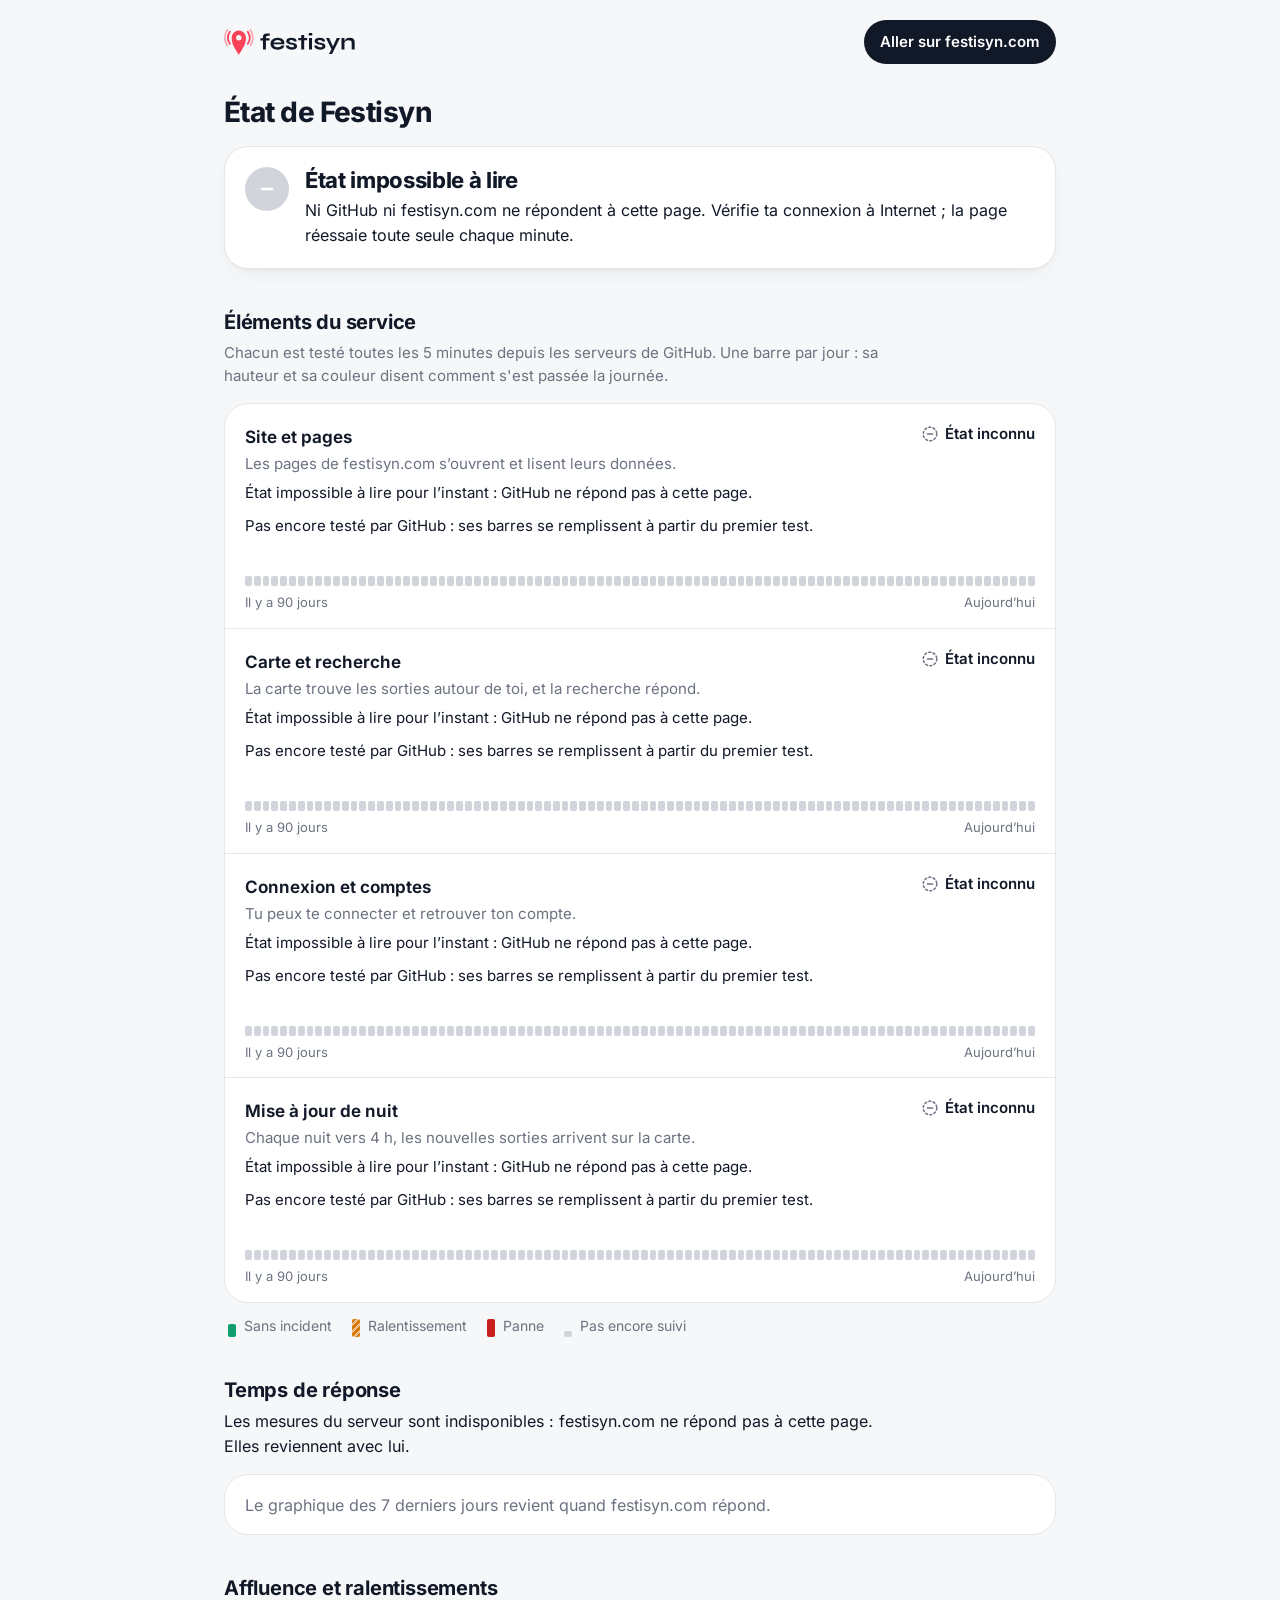
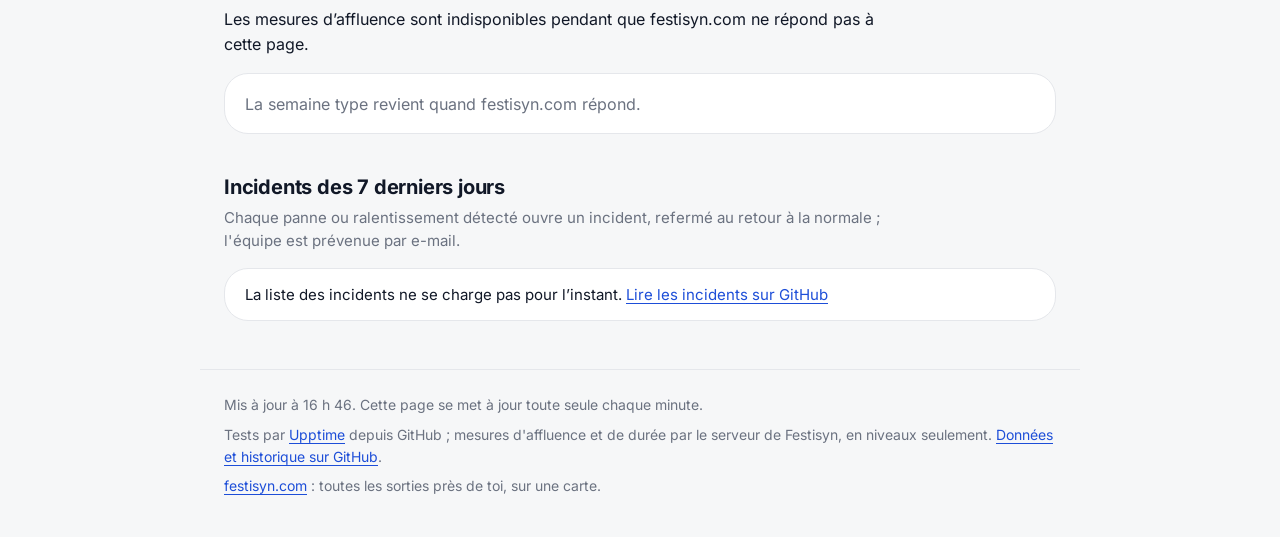
<file: docs/index.html>
<!doctype html>
<html lang="fr">
<head>
  <meta charset="utf-8">
  <meta name="viewport" content="width=device-width, initial-scale=1">
  <title>État de Festisyn</title>
  <meta name="description" content="Festisyn fonctionne-t-il ? État du site, de la carte, de la connexion et de la mise à jour de nuit, temps de réponse, heures d'affluence et incidents.">
  <meta name="color-scheme" content="light dark">
  <meta name="theme-color" content="#f6f7f8" media="(prefers-color-scheme: light)">
  <meta name="theme-color" content="#0d0f12" media="(prefers-color-scheme: dark)">
  <meta http-equiv="Content-Security-Policy" content="default-src 'none'; script-src 'self'; style-src 'self'; font-src 'self'; img-src 'self' data:; connect-src https://raw.githubusercontent.com https://api.github.com https://festisyn.com; base-uri 'none'; form-action 'none'">
  <meta property="og:title" content="État de Festisyn">
  <meta property="og:description" content="Le site, la carte, la connexion et la mise à jour de nuit, testés toutes les 5 minutes.">
  <link rel="icon" href="favicon.svg" type="image/svg+xml">
  <link rel="preload" href="inter.woff2" as="font" type="font/woff2" crossorigin>
  <link rel="stylesheet" href="statut.css">
  <script src="statut.js" defer></script>
</head>
<body>
  <a class="evitement" href="#elements">Aller aux éléments du service</a>
  <header class="tete">
    <a class="logo" href="https://festisyn.com" aria-label="Festisyn, aller sur le site">
      <svg viewBox="0 0 290.81 62.32" aria-hidden="true" focusable="false"><g transform="translate(-7 -6.17)"><path d="M59.9 14.58A24 24 0 0 1 59.9 41.42" fill="none" stroke="#FA4359" stroke-width="4" stroke-linecap="round"/><path d="M20.1 41.42A24 24 0 0 1 20.1 14.58" fill="none" stroke="#FA4359" stroke-width="4" stroke-linecap="round"/><path d="M65.7 10.67A31 31 0 0 1 65.7 45.33" fill="none" stroke="#FA4359" stroke-opacity="0.45" stroke-width="4" stroke-linecap="round"/><path d="M14.3 45.33A31 31 0 0 1 14.3 10.67" fill="none" stroke="#FA4359" stroke-opacity="0.45" stroke-width="4" stroke-linecap="round"/><path d="M40 66C35.5 58 24 45 24 28A16 16 0 0 1 56 28C56 45 44.5 58 40 66ZM40 22A6 6 0 1 0 40 34A6 6 0 1 0 40 22Z" fill="#FA4359" fill-rule="evenodd"/></g><path class="logo-nom" d="M1.3 22.1L1.3 17.1L7.0 17.1L7.0 15.2Q7.0 12.2 8.1 10.2Q9.2 8.2 11.4 7.3Q13.6 6.4 16.8 6.4L16.8 6.4L22.1 6.4L22.1 11.7L18.4 11.7Q16.9 11.7 15.8 12.1Q14.8 12.4 14.2 13.4Q13.6 14.3 13.6 16.0L13.6 16.0L13.6 17.1L21.7 17.1L21.7 22.1L13.6 22.1L13.6 42L7.0 42L7.0 22.1L1.3 22.1ZM48.1 33.6L48.1 33.6L54.6 33.6Q54.2 36.2 52.4 38.2Q50.6 40.3 47.6 41.4Q44.6 42.6 40.3 42.6L40.3 42.6Q35.4 42.6 31.7 41.1Q28.0 39.5 25.9 36.5Q23.8 33.6 23.8 29.4L23.8 29.4Q23.8 25.2 25.8 22.2Q27.8 19.2 31.5 17.6Q35.2 16.0 40.1 16.0L40.1 16.0Q45.1 16.0 48.4 17.6Q51.7 19.2 53.3 22.4Q54.9 25.6 54.7 30.6L54.7 30.6L30.5 30.6Q30.7 32.5 31.9 34.1Q33.1 35.7 35.2 36.6Q37.3 37.5 40.1 37.5L40.1 37.5Q43.3 37.5 45.4 36.4Q47.5 35.3 48.1 33.6ZM39.8 21.1L39.8 21.1Q36.1 21.1 33.8 22.7Q31.5 24.3 30.8 26.7L30.8 26.7L48.1 26.7Q47.8 24.1 45.7 22.6Q43.5 21.1 39.8 21.1ZM58.1 33.6L58.1 33.6L64.2 33.6Q64.8 35.3 66.6 36.4Q68.3 37.5 71.2 37.5L71.2 37.5Q73.1 37.5 74.2 37.1Q75.3 36.8 75.7 36.1Q76.1 35.4 76.1 34.5L76.1 34.5Q76.1 33.5 75.4 32.9Q74.8 32.3 73.4 31.9Q72.0 31.6 69.9 31.3L69.9 31.3Q67.7 30.9 65.7 30.4Q63.7 29.9 62.2 29.0Q60.7 28.2 59.8 26.9Q58.9 25.6 58.9 23.7L58.9 23.7Q58.9 21.9 59.8 20.4Q60.7 19.0 62.3 18.0Q63.9 17.1 66.0 16.6Q68.2 16.0 70.7 16.0L70.7 16.0Q74.5 16.0 77.0 17.1Q79.5 18.2 80.8 20.2Q82.0 22.2 82.0 24.7L82.0 24.7L76.1 24.7Q75.7 22.8 74.5 22.0Q73.3 21.2 70.7 21.2L70.7 21.2Q68.2 21.2 66.9 21.9Q65.7 22.7 65.7 24.0L65.7 24.0Q65.7 25.1 66.5 25.7Q67.2 26.3 68.8 26.6Q70.4 27.0 72.7 27.4L72.7 27.4Q74.7 27.8 76.5 28.3Q78.3 28.8 79.8 29.6Q81.2 30.4 82.0 31.7Q82.9 33.0 82.9 35.0L82.9 35.0Q82.9 37.5 81.5 39.1Q80.1 40.8 77.5 41.7Q74.9 42.6 71.2 42.6L71.2 42.6Q68.0 42.6 65.7 41.9Q63.4 41.2 61.8 40.1Q60.3 39.0 59.5 37.8Q58.6 36.5 58.3 35.4Q58.0 34.3 58.1 33.6ZM85.6 21.8L85.6 16.6L92.2 16.6L92.2 9.7L98.8 9.7L98.8 16.6L105.4 16.6L105.4 21.8L98.8 21.8L98.8 42L92.2 42L92.2 21.8L85.6 21.8ZM109.0 5.5L116.7 5.5L116.7 11.3L109.0 11.3L109.0 5.5ZM109.5 42L109.5 16.6L116.2 16.6L116.2 42L109.5 42ZM121.3 33.6L121.3 33.6L127.4 33.6Q128.0 35.3 129.7 36.4Q131.5 37.5 134.3 37.5L134.3 37.5Q136.3 37.5 137.4 37.1Q138.4 36.8 138.8 36.1Q139.2 35.4 139.2 34.5L139.2 34.5Q139.2 33.5 138.6 32.9Q137.9 32.3 136.5 31.9Q135.2 31.6 133.0 31.3L133.0 31.3Q130.9 30.9 128.9 30.4Q126.9 29.9 125.3 29.0Q123.8 28.2 122.9 26.9Q122.0 25.6 122.0 23.7L122.0 23.7Q122.0 21.9 122.9 20.4Q123.8 19.0 125.4 18.0Q127.0 17.1 129.2 16.6Q131.4 16.0 133.9 16.0L133.9 16.0Q137.7 16.0 140.2 17.1Q142.7 18.2 143.9 20.2Q145.2 22.2 145.2 24.7L145.2 24.7L139.3 24.7Q138.9 22.8 137.7 22.0Q136.4 21.2 133.9 21.2L133.9 21.2Q131.4 21.2 130.1 21.9Q128.8 22.7 128.8 24.0L128.8 24.0Q128.8 25.1 129.6 25.7Q130.4 26.3 132.0 26.6Q133.5 27.0 135.9 27.4L135.9 27.4Q137.9 27.8 139.7 28.3Q141.5 28.8 142.9 29.6Q144.4 30.4 145.2 31.7Q146.0 33.0 146.0 35.0L146.0 35.0Q146.0 37.5 144.6 39.1Q143.2 40.8 140.6 41.7Q138.0 42.6 134.4 42.6L134.4 42.6Q131.2 42.6 128.8 41.9Q126.5 41.2 125.0 40.1Q123.5 39.0 122.6 37.8Q121.8 36.5 121.5 35.4Q121.2 34.3 121.3 33.6ZM159.5 41.7L147.3 16.6L154.4 16.6L162.8 35.3L171.3 16.6L178.4 16.6L160.8 52.2L153.9 52.2L159.5 41.7ZM181.8 42L181.8 16.6L188.4 16.6L188.4 23.9Q188.7 23.0 189.2 22.2L189.2 22.2Q190.1 20.5 191.7 19.1Q193.2 17.7 195.4 16.9Q197.5 16.0 200.2 16.0L200.2 16.0Q202.6 16.0 204.6 16.7Q206.5 17.3 208.0 18.5Q209.5 19.8 210.3 21.8Q211.1 23.8 211.1 26.5L211.1 26.5L211.1 42L204.5 42L204.5 27.6Q204.5 24.4 202.9 22.9Q201.4 21.4 197.9 21.4L197.9 21.4Q195.2 21.4 193.1 22.4Q190.9 23.5 189.6 25.0L189.6 25.0Q188.8 25.9 188.4 26.9L188.4 26.9L188.4 42L181.8 42Z " transform="translate(79.71 5.61)"/></svg>
    </a>
    <a class="vers-site" href="https://festisyn.com"><span class="vers-site-debut">Aller sur </span>festisyn.com</a>
  </header>

  <main>
    <h1>État de Festisyn</h1>
    <noscript>
      <p class="sans-script">Cette page a besoin de JavaScript pour lire l'état du site. Sans lui, tu peux consulter <a href="https://github.com/lycantyr/festisyn-statut/issues?q=label%3Astatus">les incidents sur GitHub</a>, ou aller directement sur <a href="https://festisyn.com">festisyn.com</a>.</p>
    </noscript>

    <section class="bandeau" id="bandeau" data-etat="chargement" aria-live="polite" aria-labelledby="bandeau-titre">
      <span class="bandeau-icone" aria-hidden="true"></span>
      <div class="bandeau-texte">
        <p class="bandeau-titre" id="bandeau-titre">Vérification en cours…</p>
        <p class="bandeau-detail" id="bandeau-detail">L'état de chaque élément se charge.</p>
        <p class="bandeau-lien" id="bandeau-lien" hidden></p>
      </div>
    </section>

    <section class="bloc" id="elements" aria-labelledby="elements-titre">
      <div class="bloc-tete">
        <h2 id="elements-titre">Éléments du service</h2>
        <p class="bloc-aide">Chacun est testé toutes les 5 minutes depuis les serveurs de GitHub. Une barre par jour : sa hauteur et sa couleur disent comment s'est passée la journée.</p>
      </div>
      <ul class="elements" id="liste-elements"></ul>
      <ul class="legende" aria-label="Légende des barres">
        <li><span class="barre-ex" data-jour="ok" aria-hidden="true"></span>Sans incident</li>
        <li><span class="barre-ex" data-jour="lent" aria-hidden="true"></span>Ralentissement</li>
        <li><span class="barre-ex" data-jour="panne" aria-hidden="true"></span>Panne</li>
        <li><span class="barre-ex" data-jour="non-suivi" aria-hidden="true"></span>Pas encore suivi</li>
        <li id="legende-incident" hidden><span class="barre-ex" data-jour="incident" aria-hidden="true"></span>Incident, détail indisponible</li>
      </ul>
    </section>

    <section class="bloc" id="temps" aria-labelledby="temps-titre">
      <div class="bloc-tete">
        <h2 id="temps-titre">Temps de réponse</h2>
        <p class="bloc-aide" id="temps-phrase">Les mesures du site se chargent.</p>
      </div>
      <div class="graphique" id="graphique-temps"></div>
    </section>

    <section class="bloc" id="affluence" aria-labelledby="affluence-titre">
      <div class="bloc-tete">
        <h2 id="affluence-titre">Affluence et ralentissements</h2>
        <p class="bloc-aide" id="affluence-maintenant">Les mesures du site se chargent.</p>
      </div>
      <div id="semaine-type"></div>
    </section>

    <section class="bloc" id="incidents" aria-labelledby="incidents-titre">
      <div class="bloc-tete">
        <h2 id="incidents-titre">Incidents des 7 derniers jours</h2>
        <p class="bloc-aide">Chaque panne ou ralentissement détecté ouvre un incident, refermé au retour à la normale ; l'équipe est prévenue par e-mail.</p>
      </div>
      <div id="liste-incidents"></div>
    </section>
  </main>

  <footer class="pied">
    <p id="pied-maj">Cette page se met à jour toute seule chaque minute.</p>
    <p>Tests par <a href="https://upptime.js.org">Upptime</a> depuis GitHub ; mesures d'affluence et de durée par le serveur de Festisyn, en niveaux seulement. <a href="https://github.com/lycantyr/festisyn-statut">Données et historique sur GitHub</a>.</p>
    <p><a href="https://festisyn.com">festisyn.com</a> : toutes les sorties près de toi, sur une carte.</p>
  </footer>

</body>
</html>
</file>
<file: docs/statut.css>
/* Page de statut de Festisyn : couleurs et police du site (app/app.css de festisyn.com), en clair et en sombre selon
   l'appareil. Couleurs d'état et rampe d'affluence vérifiées avec le validateur de palette (contraste, daltonisme). */
@font-face {
  font-family: "Inter";
  src: url("inter.woff2") format("woff2");
  font-weight: 100 900;
  font-style: normal;
  font-display: swap;
}

:root {
  --brand: #3340e6;
  --brand-soft: #eceeff;
  --surface: #ffffff;
  --surface-muted: #f6f7f8;
  --line: #e5e7eb;
  --ink: #111827;
  --ink-muted: #6b7280;
  --link: #1d4ed8;
  /* États : sans incident, ralentissement, panne, pas encore suivi. */
  --ok: #0f9f6e;
  --lent: #d97706;
  --panne: #c81e1e;
  --vide: #d1d5db;
  --ok-soft: #e8f6f0;
  --lent-soft: #fdf2e2;
  --panne-soft: #fdecec;
  /* Affluence : calme, habituelle, forte, très forte (une teinte, de clair à foncé). */
  --aff-1: #a3abf5;
  --aff-2: #6f7bef;
  --aff-3: #3340e6;
  --aff-4: #1d258f;
  --heure-lente: #fbe3bf;
  --rayure: rgb(255 255 255 / 0.55);
  color-scheme: light;
}

@media (prefers-color-scheme: dark) {
  :root {
    --brand: #a3acff;
    --brand-soft: #232a52;
    --surface: #15171b;
    --surface-muted: #0d0f12;
    --line: #2a2e35;
    --ink: #f3f4f6;
    --ink-muted: #9ca3af;
    --link: #93c5fd;
    --ok: #1aae80;
    --lent: #f0b04a;
    --panne: #e2453f;
    --vide: #3a3f48;
    --ok-soft: #102620;
    --lent-soft: #2b2110;
    --panne-soft: #2c1414;
    --aff-1: #3842b0;
    --aff-2: #5561e6;
    --aff-3: #8a93f8;
    --aff-4: #c4c9ff;
    --heure-lente: #3d2c0f;
    --rayure: rgb(21 23 27 / 0.6);
    color-scheme: dark;
  }
}

*,
*::before,
*::after {
  box-sizing: border-box;
}

html {
  -webkit-text-size-adjust: 100%;
  text-size-adjust: 100%;
}

body {
  margin: 0;
  background: var(--surface-muted);
  color: var(--ink);
  font: 400 1rem/1.55 "Inter", ui-sans-serif, system-ui, sans-serif;
  overflow-wrap: break-word;
}

::selection {
  background: var(--brand-soft);
  color: var(--ink);
}

a {
  color: var(--link);
  text-underline-offset: 0.18em;
  text-decoration-thickness: 1px;
}

a:hover {
  text-decoration-thickness: 2px;
}

:focus-visible {
  outline: 2px solid var(--brand);
  outline-offset: 3px;
  border-radius: 4px;
}

.evitement {
  position: absolute;
  left: 1rem;
  top: -4rem;
  background: var(--surface);
  color: var(--ink);
  padding: 0.5rem 0.75rem;
  border-radius: 0.5rem;
  z-index: 2;
}

.evitement:focus {
  top: 1rem;
}

.tete,
main,
.pied {
  width: 100%;
  max-width: 55rem;
  margin: 0 auto;
  padding-left: 1rem;
  padding-right: 1rem;
}

@media (min-width: 40rem) {
  .tete,
  main,
  .pied {
    padding-left: 1.5rem;
    padding-right: 1.5rem;
  }
}

.tete {
  display: flex;
  align-items: center;
  justify-content: space-between;
  gap: 1rem;
  padding-top: 1.25rem;
  padding-bottom: 0.5rem;
}

.logo {
  display: inline-flex;
  padding: 0.25rem 0;
  border-radius: 6px;
}

.logo svg {
  height: 1.75rem;
  width: auto;
  display: block;
}

.logo-nom {
  fill: var(--ink);
}

.vers-site {
  flex: none;
  display: inline-block;
  white-space: nowrap;
  line-height: 2.75rem;
  padding: 0 1rem;
  border-radius: 999px;
  background: var(--ink);
  color: var(--surface);
  font-weight: 600;
  font-size: 0.9375rem;
  text-decoration: none;
}

/* Le site ne répond pas : « Réessayer festisyn.com », en contour ; « festisyn.com » seul à l'écran sous 26rem, où le mot plus long
   ne laissait que 6 px de reste (mesuré à 390 px). */
@media (max-width: 26rem) {
  .vers-site[data-indisponible] .vers-site-debut {
    position: absolute;
    width: 1px;
    height: 1px;
    overflow: hidden;
    clip-path: inset(50%);
    white-space: nowrap;
  }
}

.vers-site[data-indisponible] {
  background: transparent;
  color: var(--ink);
  box-shadow: inset 0 0 0 1.5px var(--ink-muted);
}

.vers-site:hover {
  text-decoration: underline;
}

/* Téléphone étroit : le logo un peu plus petit et « festisyn.com » seul à l'écran ; le lien garde son nom entier pour un
   lecteur d'écran. Mesuré à 320 px : logo, écart et bouton tiennent avec plus de 15 px de reste. */
@media (max-width: 24rem) {
  .logo svg {
    height: 1.5rem;
  }

  .vers-site-debut {
    position: absolute;
    width: 1px;
    height: 1px;
    overflow: hidden;
    clip-path: inset(50%);
    white-space: nowrap;
  }
}

h1 {
  font-size: 1.75rem;
  line-height: 1.2;
  letter-spacing: -0.02em;
  font-weight: 750;
  margin: 1.5rem 0 1rem;
}

h2 {
  font-size: 1.25rem;
  line-height: 1.3;
  letter-spacing: -0.01em;
  font-weight: 700;
  margin: 0;
}

p {
  margin: 0;
}

.sans-script {
  background: var(--surface);
  border: 1px solid var(--line);
  border-radius: 1rem;
  padding: 1rem 1.25rem;
  margin-bottom: 1rem;
}

/* Bandeau d'état */
.bandeau {
  display: flex;
  gap: 1rem;
  align-items: flex-start;
  padding: 1.25rem;
  border-radius: 1.5rem;
  background: var(--surface);
  border: 1px solid var(--line);
  box-shadow: 0 1px 2px rgb(0 0 0 / 0.04), 0 8px 24px -12px rgb(0 0 0 / 0.12);
}

.bandeau[data-etat="ok"] {
  background: var(--ok-soft);
  border-color: transparent;
}

.bandeau[data-etat="lent"] {
  background: var(--lent-soft);
  border-color: transparent;
}

.bandeau[data-etat="panne"],
.bandeau[data-etat="panne-partielle"] {
  background: var(--panne-soft);
  border-color: transparent;
}

.bandeau-icone {
  flex: none;
  width: 2.75rem;
  height: 2.75rem;
  display: grid;
  place-items: center;
  border-radius: 999px;
  background: var(--vide);
  color: var(--surface);
}

.bandeau-icone svg {
  width: 1.5rem;
  height: 1.5rem;
}

.bandeau[data-etat="ok"] .bandeau-icone {
  background: var(--ok);
}

.bandeau[data-etat="lent"] .bandeau-icone {
  background: var(--lent);
}

.bandeau[data-etat="panne"] .bandeau-icone,
.bandeau[data-etat="panne-partielle"] .bandeau-icone {
  background: var(--panne);
}

.bandeau-texte {
  min-width: 0;
  display: grid;
  gap: 0.25rem;
}

.bandeau-titre {
  font-size: 1.375rem;
  line-height: 1.25;
  font-weight: 750;
  letter-spacing: -0.015em;
  text-wrap: balance;
}

.bandeau-detail {
  color: var(--ink);
}

.bandeau-lien {
  margin-top: 0.25rem;
  font-weight: 600;
}

/* Blocs */
.bloc {
  margin-top: 2.5rem;
}

.bloc-tete {
  display: grid;
  gap: 0.375rem;
  margin-bottom: 1rem;
  max-width: 42rem;
}

.bloc-aide {
  color: var(--ink-muted);
  font-size: 0.9375rem;
}

#temps-phrase,
#affluence-maintenant {
  color: var(--ink);
  font-size: 1rem;
}

/* Éléments du service */
.elements {
  list-style: none;
  margin: 0;
  padding: 0;
  background: var(--surface);
  border: 1px solid var(--line);
  border-radius: 1.5rem;
}

.element {
  container-type: inline-size;
  padding: 1.125rem 1.25rem 1rem;
}

.element + .element {
  border-top: 1px solid var(--line);
}

/* Nom puis état l'un sous l'autre sur une ligne étroite, côte à côte au-delà : la même disposition pour les quatre éléments,
   quel que soit le nom (le plus long et l'état le plus long tiennent avec plus de 15 px de reste dès 22rem). */
.element-tete {
  display: flex;
  flex-direction: column;
  align-items: flex-start;
  gap: 0.125rem;
}

@container (min-width: 22rem) {
  .element-tete {
    flex-direction: row;
    align-items: baseline;
    justify-content: space-between;
    gap: 1rem;
  }
}

.element-nom {
  font-size: 1.0625rem;
  font-weight: 650;
  margin: 0;
}

.element-etat {
  display: inline-flex;
  align-items: center;
  gap: 0.375rem;
  font-weight: 600;
  font-size: 0.9375rem;
  white-space: nowrap;
}

.element-etat svg {
  width: 1.125rem;
  height: 1.125rem;
  flex: none;
  align-self: center;
}

.element-etat[data-etat="ok"] svg {
  color: var(--ok);
}

.element-etat[data-etat="lent"] svg {
  color: var(--lent);
}

.element-etat[data-etat="panne"] svg {
  color: var(--panne);
}

.element-etat[data-etat="inconnu"] svg,
.element-etat[data-etat="non-suivi"] svg {
  color: var(--ink-muted);
}

.element-aide {
  color: var(--ink-muted);
  font-size: 0.9375rem;
  margin-top: 0.125rem;
}

.element-detail {
  font-size: 0.9375rem;
  margin-top: 0.375rem;
}

/* Barres des jours : 30 sur un téléphone, 60 sur une largeur moyenne, 90 au-delà. */
.jours {
  margin-top: 0.875rem;
  border-radius: 0.5rem;
  touch-action: pan-y;
}

.barres {
  display: flex;
  align-items: flex-end;
  gap: 2px;
  height: 2.125rem;
}

.barre {
  flex: 1 1 0;
  min-width: 0;
  border-radius: 2px;
  background: var(--vide);
  height: 30%;
}

.barre[data-jour="ok"] {
  background: var(--ok);
  height: 72%;
}

.barre[data-jour="lent"] {
  background: var(--lent) repeating-linear-gradient(135deg, transparent 0 3px, var(--rayure) 3px 5px);
  height: 100%;
}

.barre[data-jour="panne"] {
  background: var(--panne);
  height: 100%;
}

/* Jour d'incident sans détail (GitHub limité : panne ou ralentissement, on ne sait pas) : gris plein, pleine hauteur. */
.barre[data-jour="incident"] {
  background: var(--ink-muted);
  height: 100%;
}

.barre[data-actif] {
  box-shadow: 0 0 0 2px var(--surface), 0 0 0 4px var(--ink);
}

.barre:nth-child(-n + 60) {
  display: none;
}

.periode-60,
.periode-90 {
  display: none;
}

@container (min-width: 30rem) {
  .barre:nth-child(-n + 60) {
    display: block;
  }

  .barre:nth-child(-n + 30) {
    display: none;
  }

  .periode-30 {
    display: none;
  }

  .periode-60 {
    display: inline;
  }
}

@container (min-width: 46rem) {
  .barre:nth-child(-n + 30) {
    display: block;
  }

  .periode-60 {
    display: none;
  }

  .periode-90 {
    display: inline;
  }
}

.element-dispo {
  font-size: 0.9375rem;
  margin-top: 0.625rem;
}

.element-dispo strong {
  font-weight: 650;
}

/* Ligne des jours : les bornes au repos, le jour lu sinon. Deux lignes réservées sur un téléphone (le jour lu peut y tenir
   sur deux lignes), une au-delà : rien ne bouge sous les barres pendant la lecture. */
.jours-lecture {
  display: flex;
  justify-content: space-between;
  align-items: flex-start;
  gap: 0.5rem;
  margin-top: 0.375rem;
  min-height: 1.25rem;
  font-size: 0.8125rem;
  line-height: 1.25rem;
  color: var(--ink-muted);
}

/* Une ligne réservée ; deux sur la plus petite largeur, où même la lecture courte d'un jour peut passer à la ligne. */
@container (max-width: 17rem) {
  .jours-lecture {
    min-height: 2.5rem;
  }
}

.jours-lecture[data-actif] {
  color: var(--ink);
  font-weight: 550;
  justify-content: flex-start;
}

.legende {
  list-style: none;
  display: flex;
  flex-wrap: wrap;
  gap: 0.5rem 1.25rem;
  margin: 0.75rem 0 0;
  padding: 0 0.25rem;
  font-size: 0.875rem;
  color: var(--ink-muted);
}

.legende li {
  display: inline-flex;
  align-items: center;
  gap: 0.5rem;
}

/* L'attribut hidden l'emporte sur display (légende des jours d'incident sans détail, montrée seulement s'il y en a). */
.legende li[hidden] {
  display: none;
}

.barre-ex {
  display: inline-block;
  width: 0.5rem;
  height: 1.125rem;
  border-radius: 2px;
  align-self: flex-end;
}

.barre-ex[data-jour="ok"] {
  background: var(--ok);
  height: 0.8rem;
}

.barre-ex[data-jour="lent"] {
  background: var(--lent) repeating-linear-gradient(135deg, transparent 0 3px, var(--rayure) 3px 5px);
}

.barre-ex[data-jour="panne"] {
  background: var(--panne);
}

.barre-ex[data-jour="incident"] {
  background: var(--ink-muted);
}

.barre-ex[data-jour="non-suivi"] {
  background: var(--vide);
  height: 0.35rem;
}

details {
  margin-top: 0.75rem;
}

summary {
  cursor: pointer;
  font-size: 0.9375rem;
  font-weight: 600;
  color: var(--link);
  width: fit-content;
  border-radius: 4px;
  padding: 0.25rem 0;
}

.tableau-cadre {
  overflow-x: auto;
  margin-top: 0.5rem;
  border: 1px solid var(--line);
  border-radius: 0.75rem;
  max-height: 22rem;
  overflow-y: auto;
  scrollbar-width: thin;
  scrollbar-color: var(--ink-muted) transparent;
}

table {
  border-collapse: collapse;
  width: 100%;
  font-size: 0.875rem;
}

th,
td {
  text-align: left;
  padding: 0.375rem 0.75rem;
  border-bottom: 1px solid var(--line);
  white-space: nowrap;
}

thead th {
  position: sticky;
  top: 0;
  background: var(--surface);
  font-weight: 650;
}

tbody tr:last-child td,
tbody tr:last-child th {
  border-bottom: 0;
}

/* Graphiques */
.panneau {
  background: var(--surface);
  border: 1px solid var(--line);
  border-radius: 1.5rem;
  padding: 1.125rem 1.25rem 1rem;
}

.vide {
  color: var(--ink-muted);
}

.graphe {
  border-radius: 0.5rem;
  touch-action: pan-y;
}

.graphe svg {
  display: block;
  width: 100%;
  height: auto;
  overflow: visible;
}

.graphe text {
  fill: var(--ink-muted);
  font: 500 12px "Inter", ui-sans-serif, system-ui, sans-serif;
  font-variant-numeric: tabular-nums;
}

.graphe .grille {
  stroke: var(--line);
  stroke-width: 1;
}

.graphe .seuil {
  stroke: var(--ink-muted);
  stroke-width: 1.5;
  stroke-dasharray: 4 4;
}

.graphe .heure-lente {
  fill: var(--heure-lente);
}

.graphe .p95 {
  fill: none;
  stroke: var(--brand);
  stroke-width: 2;
  stroke-linejoin: round;
  stroke-linecap: round;
}

.graphe .p50 {
  fill: none;
  stroke: var(--ink-muted);
  stroke-width: 1.5;
  stroke-linejoin: round;
  stroke-linecap: round;
}

.graphe .curseur {
  stroke: var(--ink);
  stroke-width: 1;
}

.graphe .point-seul {
  fill: var(--brand);
}

.graphe .point {
  fill: var(--brand);
  stroke: var(--surface);
  stroke-width: 2;
}

.lecture {
  min-height: 3rem;
  margin-top: 0.5rem;
  font-size: 0.9375rem;
  color: var(--ink-muted);
  pointer-events: none;
}

.lecture[data-actif] {
  color: var(--ink);
}

.lecture strong {
  font-weight: 650;
}

.cles {
  list-style: none;
  display: flex;
  flex-wrap: wrap;
  gap: 0.5rem 1.25rem;
  margin: 0.75rem 0 0;
  padding: 0;
  font-size: 0.875rem;
  color: var(--ink-muted);
}

.cles li {
  display: inline-flex;
  align-items: center;
  gap: 0.5rem;
}

.cle-trait {
  width: 1.25rem;
  height: 0;
  border-top: 2px solid var(--brand);
}

.cle-trait.p50 {
  border-top: 1.5px solid var(--ink-muted);
}

.cle-trait.seuil {
  border-top: 1.5px dashed var(--ink-muted);
}

.cle-bande {
  width: 0.875rem;
  height: 0.875rem;
  border-radius: 3px;
  background: var(--heure-lente);
  border: 1px solid var(--lent);
}

/* Semaine type : 7 jours × 24 heures ; en colonnes de jours sur une largeur étroite. */
.semaine {
  container-type: inline-size;
}

.grille-semaine {
  --sens: large;
  display: grid;
  grid-template-columns: 2.75rem repeat(24, minmax(0, 1fr));
  grid-template-rows: auto repeat(7, 1.75rem);
  gap: 3px;
  border-radius: 0.5rem;
}

.grille-semaine .case {
  grid-row: calc(var(--j) + 1);
  grid-column: calc(var(--h) + 2);
  border-radius: 4px;
  background: transparent;
  border: 1px dashed var(--line);
  display: grid;
  place-items: center;
  min-width: 0;
}

.case[data-niveau] {
  border: 0;
}

.case[data-niveau="calme"] {
  background: var(--aff-1);
}

.case[data-niveau="habituelle"] {
  background: var(--aff-2);
}

.case[data-niveau="forte"] {
  background: var(--aff-3);
}

.case[data-niveau="tres-forte"] {
  background: var(--aff-4);
}

.case[data-actif] {
  box-shadow: 0 0 0 2px var(--surface), 0 0 0 4px var(--ink);
  position: relative;
  z-index: 1;
}

.marque {
  width: 0.5rem;
  height: 0.5rem;
  border-radius: 999px;
  box-shadow: 0 0 0 2px var(--surface);
}

.marque[data-ralenti="souvent"] {
  background: var(--lent);
}

.marque[data-ralenti="parfois"] {
  background: var(--surface);
  box-shadow: inset 0 0 0 2px var(--lent), 0 0 0 2px var(--surface);
}

.grille-semaine .nom-jour {
  grid-row: calc(var(--j) + 1);
  grid-column: 1;
  align-self: center;
  font-size: 0.8125rem;
  color: var(--ink-muted);
}

.grille-semaine .nom-heure {
  grid-row: 1;
  grid-column: calc(var(--h) + 2);
  font-size: 0.75rem;
  color: var(--ink-muted);
  text-align: center;
  white-space: nowrap;
}

.nom-heure.secondaire {
  visibility: hidden;
}

@container (max-width: 33rem) {
  .grille-semaine {
    --sens: etroit;
    grid-template-columns: 2.75rem repeat(7, minmax(0, 1fr));
    grid-template-rows: auto repeat(24, 1.125rem);
    gap: 2px 3px;
  }

  .grille-semaine .case {
    grid-row: calc(var(--h) + 2);
    grid-column: calc(var(--j) + 1);
  }

  .grille-semaine .nom-jour {
    grid-row: 1;
    grid-column: calc(var(--j) + 1);
    text-align: center;
  }

  .grille-semaine .nom-heure {
    grid-row: calc(var(--h) + 2);
    grid-column: 1;
    text-align: left;
    align-self: center;
    line-height: 1;
  }

  .marque {
    width: 0.4375rem;
    height: 0.4375rem;
  }
}

.echelle {
  list-style: none;
  display: flex;
  flex-wrap: wrap;
  gap: 0.5rem 1.25rem;
  margin: 0.875rem 0 0;
  padding: 0;
  font-size: 0.875rem;
  color: var(--ink-muted);
}

.echelle li {
  display: inline-flex;
  align-items: center;
  gap: 0.5rem;
}

.echelle .case-ex {
  width: 1rem;
  height: 1rem;
  border-radius: 4px;
}

.case-ex[data-niveau="calme"] {
  background: var(--aff-1);
}

.case-ex[data-niveau="habituelle"] {
  background: var(--aff-2);
}

.case-ex[data-niveau="forte"] {
  background: var(--aff-3);
}

.case-ex[data-niveau="tres-forte"] {
  background: var(--aff-4);
}

.case-ex[data-niveau="aucun"] {
  border: 1px dashed var(--ink-muted);
}

/* Phrase posée au-dessus d'un graphique : de l'air avant ses étiquettes. */
.panneau > .bloc-aide:first-child {
  margin-bottom: 0.875rem;
}

.echelle + .echelle {
  margin-top: 0.5rem;
}

.semaine-phrase {
  margin-top: 1rem;
  max-width: 42rem;
}

/* Incidents */
.jour-incidents {
  padding: 1rem 1.25rem;
}

.jour-incidents + .jour-incidents {
  border-top: 1px solid var(--line);
}

.jour-incidents h3 {
  font-size: 1rem;
  font-weight: 650;
  margin: 0 0 0.25rem;
}

.jour-incidents .aucun {
  color: var(--ink-muted);
  font-size: 0.9375rem;
}

.incident {
  display: grid;
  grid-template-columns: auto 1fr;
  gap: 0.125rem 0.625rem;
  margin-top: 0.5rem;
}

.incident svg {
  width: 1.125rem;
  height: 1.125rem;
  margin-top: 0.15rem;
  grid-row: span 2;
}

.incident[data-etat="panne"] svg {
  color: var(--panne);
}

.incident[data-etat="inconnu"] svg {
  color: var(--ink-muted);
}

.incident[data-etat="lent"] svg {
  color: var(--lent);
}

.incident-titre {
  font-weight: 600;
}

.incident-detail {
  color: var(--ink-muted);
  font-size: 0.9375rem;
}

.incidents-note {
  margin-top: 0.75rem;
  font-size: 0.9375rem;
}

.avis {
  font-size: 0.9375rem;
  padding: 0.875rem 1.25rem;
  border-bottom: 1px solid var(--line);
}

.avis:last-child {
  border-bottom: 0;
}

/* Pied */
.pied {
  margin-top: 3rem;
  padding-top: 1.5rem;
  padding-bottom: 2.5rem;
  border-top: 1px solid var(--line);
  color: var(--ink-muted);
  font-size: 0.875rem;
  display: grid;
  gap: 0.5rem;
}

@media (prefers-reduced-motion: no-preference) {
  .barre,
  .case,
  a,
  summary {
    transition: box-shadow 150ms cubic-bezier(0.16, 1, 0.3, 1), text-decoration-thickness 150ms;
  }
}

@media (forced-colors: active) {
  .barre,
  .case,
  .barre-ex,
  .case-ex {
    border: 1px solid CanvasText;
  }
}

.panneau-liste {
  padding: 0;
}

/* Chiffres de même largeur là où ils s'alignent (tableaux, axes). Pas sur tout le texte : avec Inter, « tnum » donne aussi au
   trait d'union une largeur de chiffre (« au - delà »). */
table,
.element-dispo strong {
  font-variant-numeric: tabular-nums;
}
</file>
